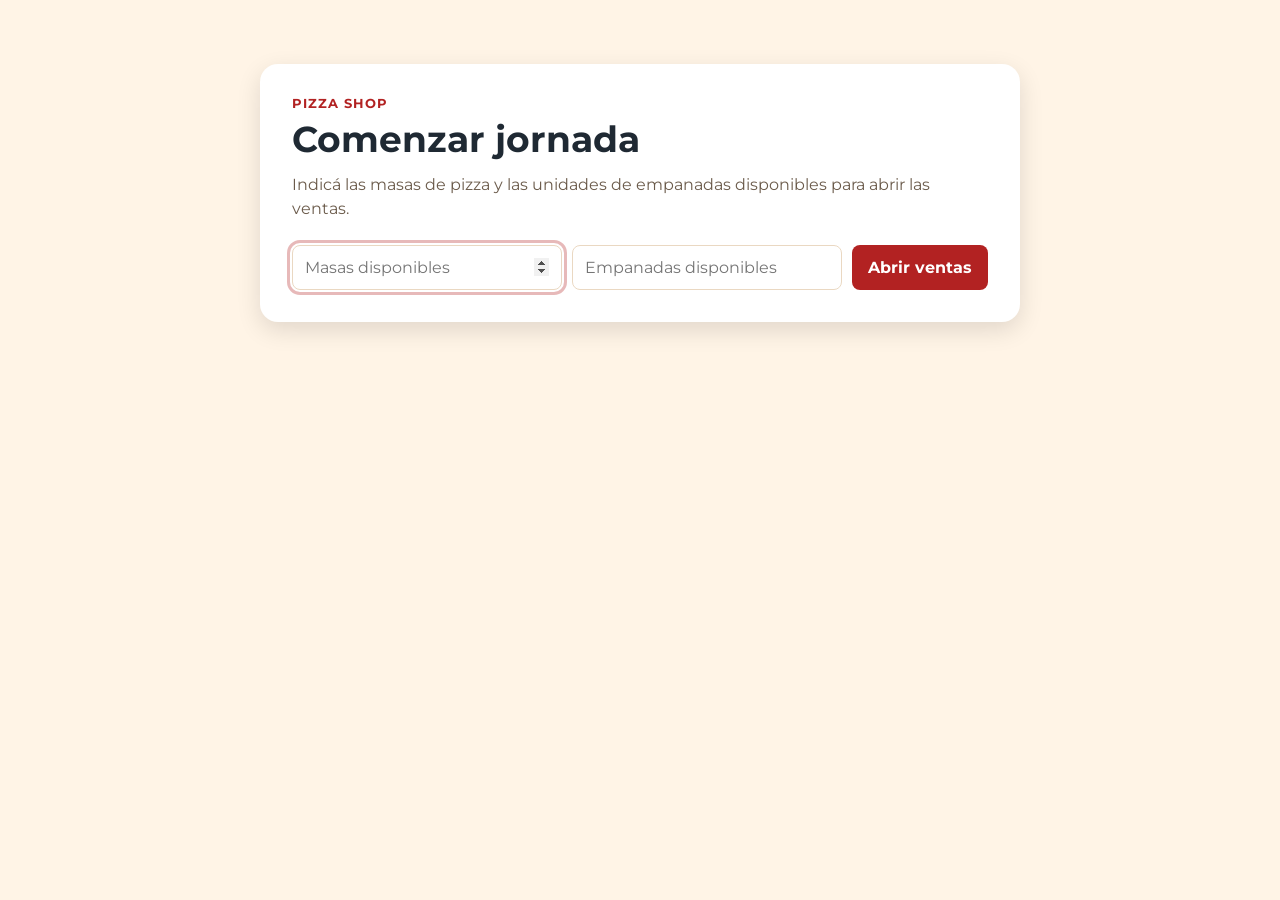
<file: index.html>
<!doctype html>
<html lang="es">
<head>
  <meta charset="utf-8">
  <meta name="viewport" content="width=device-width, initial-scale=1">
  <meta name="description" content="Control de ventas diario de Pizza Shop">
  <link rel="preconnect" href="https://fonts.googleapis.com">
  <link rel="preconnect" href="https://fonts.gstatic.com" crossorigin>
  <link href="https://fonts.googleapis.com/css2?family=Montserrat:wght@400;500;600;700&display=swap" rel="stylesheet">
  <link rel="stylesheet" href="styles.css">
  <script src="script.js" defer></script>
  <title>Pizza Shop | Nueva jornada</title>
</head>
<body>
  <main class="panel inicio">
    <p class="eyebrow">Pizza Shop</p>
    <h1>Comenzar jornada</h1>
    <p class="descripcion">Indicá las masas de pizza y las unidades de empanadas disponibles para abrir las ventas.</p>
    <form class="form-inicio" action="ventas.html">
      <label class="sr-only" for="masas">Masas de pizza disponibles</label>
      <input id="masas" name="masas" type="number" min="0" step="1" inputmode="numeric" required autofocus placeholder="Masas disponibles">
      <label class="sr-only" for="empanadas-iniciales">Empanadas disponibles</label>
      <input id="empanadas-iniciales" name="empanadas" type="number" min="0" step="1" inputmode="numeric" required placeholder="Empanadas disponibles">
      <button type="submit">Abrir ventas</button>
    </form>
  </main>
</body>
</html>
</file>
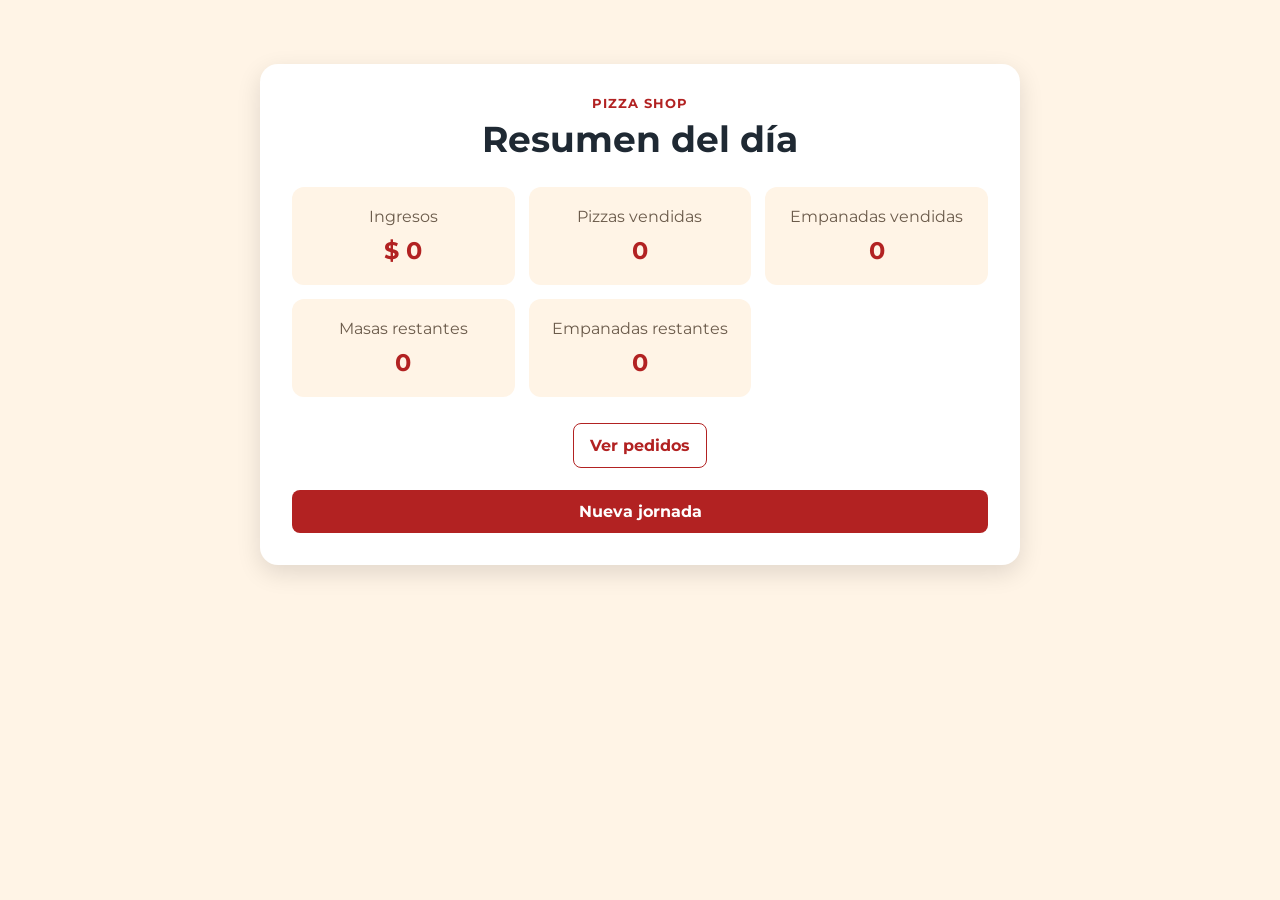
<file: resumen.html>
<!doctype html>
<html lang="es">
<head><meta charset="utf-8"><meta name="viewport" content="width=device-width, initial-scale=1"><link rel="preconnect" href="https://fonts.googleapis.com"><link rel="preconnect" href="https://fonts.gstatic.com" crossorigin><link href="https://fonts.googleapis.com/css2?family=Montserrat:wght@400;500;600;700&display=swap" rel="stylesheet"><link rel="stylesheet" href="styles.css"><script src="script.js" defer></script><title>Pizza Shop | Resumen</title></head>
<body><main class="panel resumen"><p class="eyebrow">Pizza Shop</p><h1>Resumen del día</h1><section class="resultados" aria-label="Resultados de la jornada"><article class="resultado-card"><p>Ingresos</p><strong id="ingresos-final">$0</strong></article><article class="resultado-card"><p>Pizzas vendidas</p><strong id="pizzas-final">0</strong></article><article class="resultado-card"><p>Empanadas vendidas</p><strong id="empanadas-vendidas-final">0</strong></article><article class="resultado-card"><p>Masas restantes</p><strong id="masas-final">0</strong></article><article class="resultado-card"><p>Empanadas restantes</p><strong id="empanadas-final">0</strong></article></section><button id="ver-pedidos-final" class="secondary" type="button">Ver pedidos</button><dialog id="pedidos-final-modal"><div class="dialog-header"><h2>Pedidos del día</h2><button class="icon-button" type="button" data-close-dialog aria-label="Cerrar">×</button></div><ul id="lista-pedidos-final"></ul></dialog><a class="link-button" href="index.html">Nueva jornada</a></main></body>
</html>
</file>
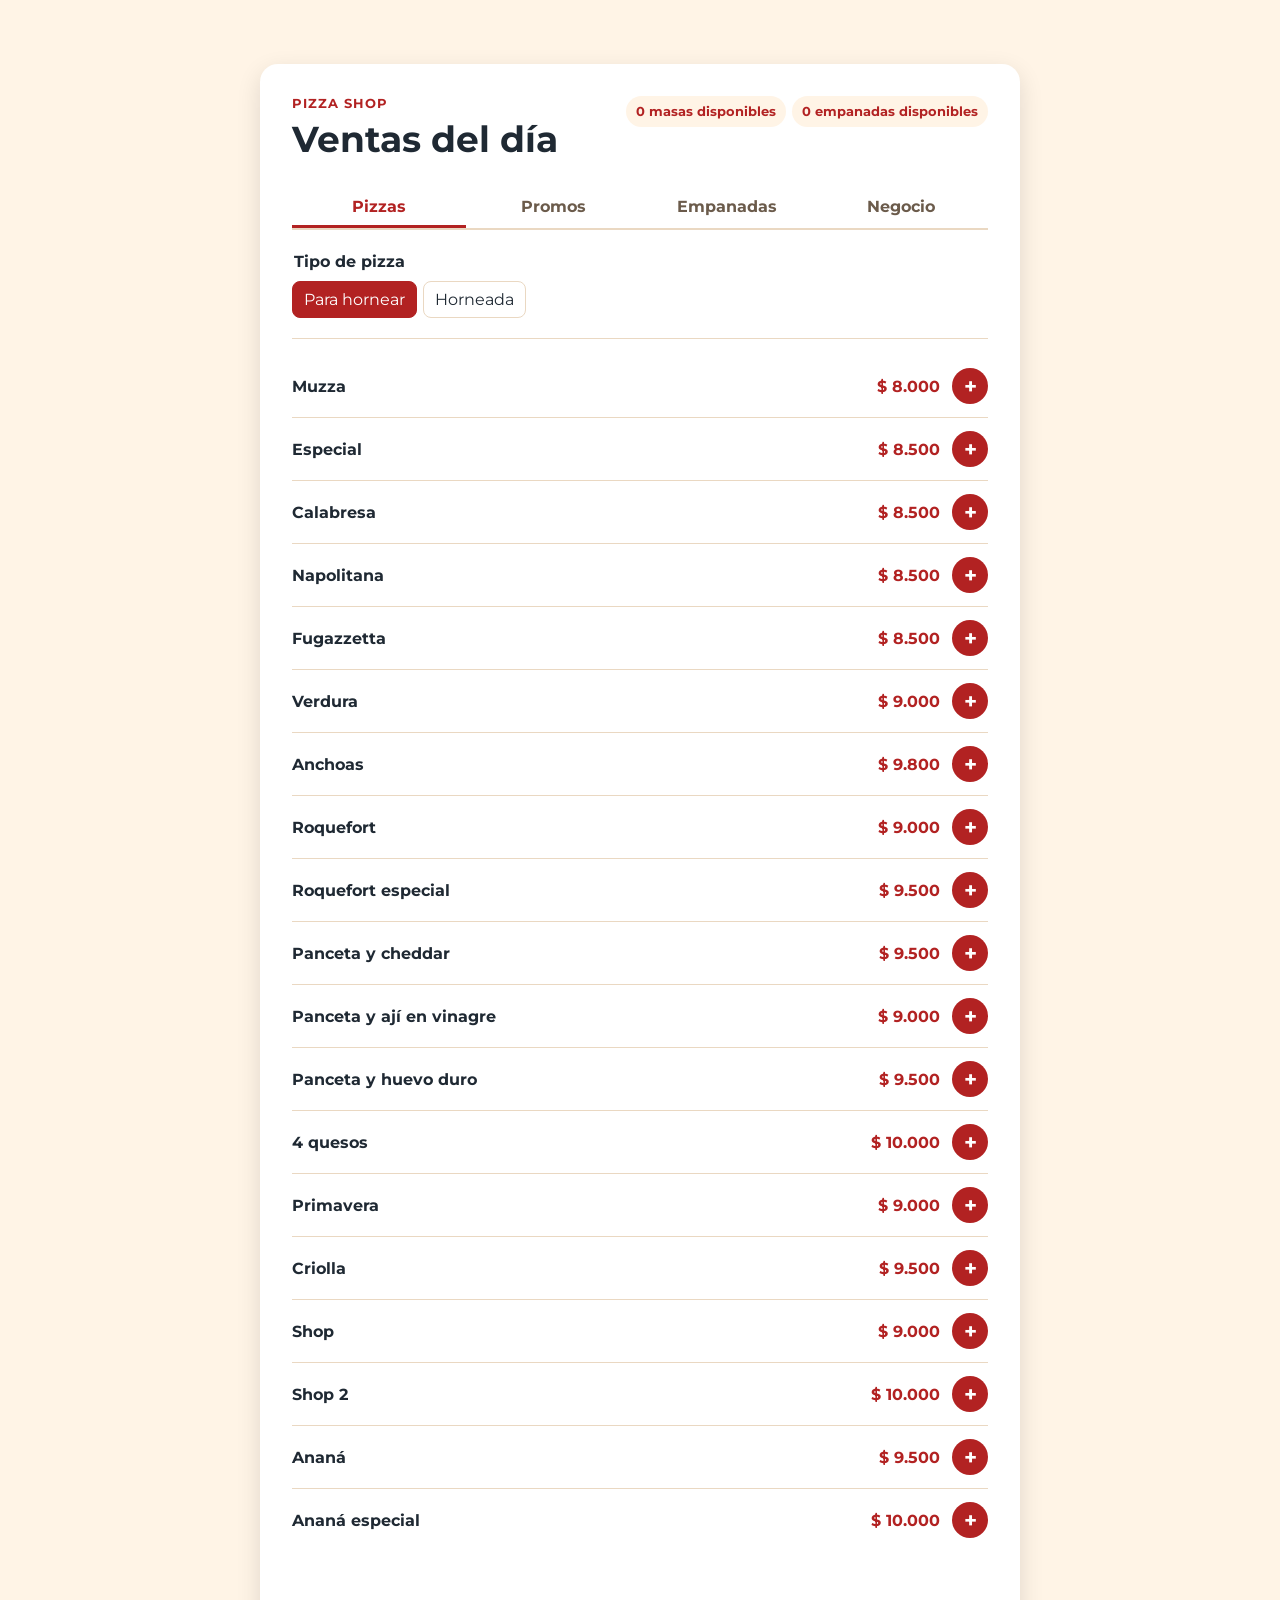
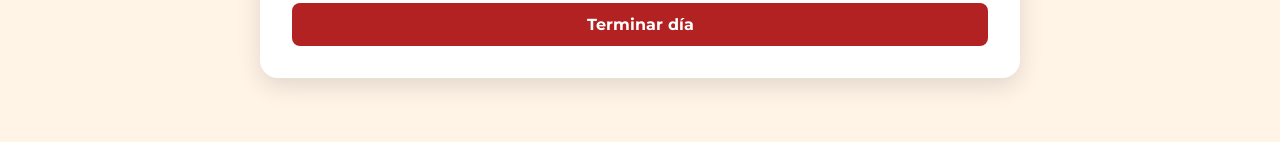
<file: ventas.html>
<!doctype html>
<html lang="es">
<head>
  <meta charset="utf-8">
  <meta name="viewport" content="width=device-width, initial-scale=1">
  <link rel="preconnect" href="https://fonts.googleapis.com">
  <link rel="preconnect" href="https://fonts.gstatic.com" crossorigin>
  <link href="https://fonts.googleapis.com/css2?family=Montserrat:wght@400;500;600;700&display=swap" rel="stylesheet">
  <link rel="stylesheet" href="styles.css">
  <link rel="stylesheet" href="ventas-mobile.css">
  <link rel="stylesheet" href="ventas-extras.css">
  <link rel="stylesheet" href="ventas-stock.css">
  <script src="script.js" defer></script>
  <title>Pizza Shop | Ventas</title>
</head>
<body>
  <main class="panel ventas-panel">
    <div class="page-heading"><div><p class="eyebrow">Pizza Shop</p><h1>Ventas del día</h1></div><div class="stock-group"><button id="stock-disponible" class="stock stock-button" type="button">0 masas disponibles</button><button id="stock-empanadas" class="stock stock-button" type="button">0 empanadas disponibles</button></div></div>

    <div class="tabs" role="tablist" aria-label="Catálogo">
      <button class="tab active" id="tab-pizzas" role="tab" aria-selected="true" data-tab="pizzas">Pizzas</button>
      <button class="tab" id="tab-promos" role="tab" aria-selected="false" data-tab="promos">Promos</button>
      <button class="tab" id="tab-empanadas" role="tab" aria-selected="false" data-tab="empanadas">Empanadas</button>
      <button class="tab" id="tab-negocio" role="tab" aria-selected="false" data-tab="negocio">Negocio</button>
    </div>

    <section class="catalogo" id="pizzas" role="tabpanel" aria-labelledby="tab-pizzas">
      <fieldset class="selector"><legend>Tipo de pizza</legend><input type="radio" id="para-hornear" name="tipo-pizza" value="hornear" checked><label for="para-hornear">Para hornear</label><input type="radio" id="horneada" name="tipo-pizza" value="horneada"><label for="horneada">Horneada</label></fieldset>
      <div id="lista-pizzas"></div>
    </section>

    <section class="catalogo" id="empanadas" role="tabpanel" aria-labelledby="tab-empanadas" hidden>
      <fieldset class="selector"><legend>Preparación</legend><input type="radio" id="empanadas-para-hornear" name="tipo-empanada" value="hornear" checked><label for="empanadas-para-hornear">Para hornear</label><input type="radio" id="empanadas-horneadas" name="tipo-empanada" value="horneada"><label for="empanadas-horneadas">Horneadas</label></fieldset>
      <div id="lista-empanadas"></div>
    </section>

    <section class="catalogo" id="promos" role="tabpanel" aria-labelledby="tab-promos" hidden><div id="lista-promos"></div></section>

    <section class="catalogo" id="negocio" role="tabpanel" aria-labelledby="tab-negocio" hidden>
      <article class="form-card">
        <h2>Pedido de negocio</h2>
        <div class="negocio-lista">
          <button class="pedido-negocio" type="button" data-preset="super-papi"><span>Super Papi</span><small>10 especiales + 5 muzzas + 5 calabresas · $80.000</small></button>
          <button class="pedido-negocio" type="button" data-preset="rocio"><span>Rocío</span><small>10 pizzas · $4.000 c/u</small></button>
          <button class="pedido-negocio" type="button" data-preset="mamita"><span>La Mamita</span><small>6 pizzas · $4.200 c/u</small></button>
        </div>
      </article>
      <article class="form-card"><h2>Pedido en caja</h2><div class="form-grid"><label>Cantidad de pizzas<input id="caja-cantidad" type="number" min="1" value="1" inputmode="numeric"></label><button id="agregar-caja" type="button">Agregar a $4.400 c/u</button></div></article>
      <article class="form-card"><h2>Pizzas de negocio generales</h2><div class="form-grid"><label>Cantidad de pizzas<input id="general-cantidad" type="number" min="1" value="1" inputmode="numeric"></label><button id="agregar-general" type="button">Agregar a $4.200 c/u</button></div></article>
      <article class="form-card">
        <h2>Pedido personalizado</h2>
        <p>Agregá una línea a medida. Podés repetirla para armar el pedido.</p>
        <div class="form-grid negocio-grid"><label>Tipo de pizza<input id="negocio-tipo" list="tipos-pizza" placeholder="Ej.: Muzza"></label><label>Cantidad<input id="negocio-cantidad" type="number" min="1" value="1" inputmode="numeric"></label><label>Precio por unidad<input id="negocio-precio" type="number" min="1" inputmode="numeric" placeholder="Ej.: 7000"></label><label>Masas por unidad<input id="negocio-masas" type="number" min="0" value="1" inputmode="numeric"></label></div>
        <datalist id="tipos-pizza"></datalist><fieldset class="selector"><legend>Preparación</legend><input type="radio" id="negocio-hornear" name="tipo-negocio" value="para hornear" checked><label for="negocio-hornear">Para hornear</label><input type="radio" id="negocio-horneada" name="tipo-negocio" value="horneada"><label for="negocio-horneada">Horneada</label></fieldset><button id="agregar-negocio" type="button">Agregar pedido personalizado</button>
      </article>

    </section>

    <section class="pedido-grid"><div id="pedido-flotante" class="pedido-flotante"><div class="acciones-pedido"><button id="ver-historial" class="secondary" type="button">Ver historial</button><button id="cancelar-pedido" class="secondary" type="button">Cancelar</button><button id="confirmar-pedido" type="button">Confirmar pedido</button></div><article id="pedido-actual" class="pedido-card pedido-preview" aria-live="polite"><h2>Pedido actual</h2><ul id="lista-pedido"><li class="vacio">Todavía no agregaste productos.</li></ul><p class="subtotal">Subtotal <strong id="subtotal-pedido">$0</strong></p><p class="total">Total <strong id="total-pedido">$0</strong></p><div class="datos-pedido"><h2>Datos del pedido</h2><fieldset><legend>Entrega</legend><input type="radio" id="retiro" name="entrega" value="retiro" checked><label for="retiro">Retiro en local</label><input type="radio" id="envio" name="entrega" value="envio"><label for="envio">Envío</label></fieldset><div id="campo-envio" hidden><label for="costo-envio">Costo de envío</label><input id="costo-envio" type="number" min="0" step="1" inputmode="numeric" placeholder="Ej.: 1500"></div><fieldset><legend>Método de pago</legend><input type="radio" id="efectivo" name="pago" value="Efectivo" checked><label for="efectivo">Efectivo</label><input type="radio" id="transferencia" name="pago" value="Transferencia"><label for="transferencia">Transferencia</label></fieldset></div></article></div></section>
    <p id="alerta-stock" class="alerta" role="status" aria-live="polite"></p>
    <dialog id="ajuste-masas-modal"><div class="dialog-header"><h2>Ajustar masas de pizza</h2><button class="icon-button" type="button" data-close-dialog aria-label="Cerrar">×</button></div><p class="dialog-help">Usá un número positivo para sumar masas o uno negativo para descontarlas.</p><div class="form-grid"><label for="ajuste-masas">Ajuste de masas<input id="ajuste-masas" type="number" step="1" inputmode="numeric" placeholder="Ej.: 10 o -3"></label><button id="aplicar-ajuste-masas" type="button">Aplicar ajuste</button></div></dialog>
    <dialog id="ajuste-empanadas-modal"><div class="dialog-header"><h2>Ajustar empanadas</h2><button class="icon-button" type="button" data-close-dialog aria-label="Cerrar">×</button></div><p class="dialog-help">Usá un número positivo para sumar empanadas o uno negativo para descontarlas.</p><div class="form-grid"><label for="ajuste-empanadas">Ajuste de empanadas<input id="ajuste-empanadas" type="number" step="1" inputmode="numeric" placeholder="Ej.: 12 o -6"></label><button id="aplicar-ajuste-empanadas" type="button">Aplicar ajuste</button></div></dialog>
    <dialog id="historial-modal"><div class="dialog-header"><h2>Pedidos del día</h2><button class="icon-button" type="button" data-close-dialog aria-label="Cerrar">×</button></div><ul id="lista-pedidos-dia"></ul></dialog>
    <a class="link-button" href="resumen.html">Terminar día</a>
  </main>
</body>
</html>
</file>
<file: styles.css>
:root{--rojo:#b22222;--rojo-oscuro:#8f1b1b;--fondo:#fff4e6;--texto:#1f2933;--suave:#6b5b4b;--borde:#ead8c2;--blanco:#fff}*{box-sizing:border-box}body{margin:0;padding:32px;background:var(--fondo);color:var(--texto);font-family:Montserrat,system-ui,sans-serif}button,input{font:inherit}.panel{width:min(100%,760px);margin:32px auto;padding:32px;background:var(--blanco);border-radius:18px;box-shadow:0 8px 24px #0000001f}h1,h2{margin:0}h1{font-size:clamp(1.75rem,4vw,2.25rem)}h2{font-size:1.15rem}.eyebrow{margin:0 0 6px;color:var(--rojo);font-size:.8rem;font-weight:700;letter-spacing:.08em;text-transform:uppercase}.descripcion{margin:12px 0 24px;color:var(--suave);line-height:1.5}.form-inicio{display:flex;gap:10px}.form-inicio input,#campo-envio input{min-width:0;flex:1;padding:12px;border:1px solid var(--borde);border-radius:8px}button,.link-button{border:0;border-radius:8px;padding:12px 16px;background:var(--rojo);color:#fff;font-weight:700;cursor:pointer;text-decoration:none}button:hover,.link-button:hover{background:var(--rojo-oscuro)}button:focus-visible,a:focus-visible,input:focus-visible{outline:3px solid #b2222250;outline-offset:2px}.page-heading{display:flex;justify-content:space-between;gap:16px;align-items:start}.stock{padding:8px 10px;border-radius:100px;background:var(--fondo);color:var(--rojo);font-size:.8rem;font-weight:700;white-space:nowrap}.tabs{display:flex;margin-top:24px;border-bottom:2px solid var(--borde)}.tab{flex:1;border:0;border-radius:0;background:transparent;color:var(--suave)}.tab:hover{background:var(--fondo);color:var(--rojo)}.tab.active{color:var(--rojo);box-shadow:inset 0 -3px var(--rojo)}.catalogo{padding:22px 0}.selector,fieldset{margin:0 0 16px;padding:0 0 14px;border:0;border-bottom:1px solid var(--borde)}legend{margin-bottom:10px;font-weight:700}.selector input,.datos-pedido input[type=radio]{position:absolute;opacity:0}.selector label,.datos-pedido input[type=radio]+label{display:inline-block;margin:0 6px 6px 0;padding:8px 11px;border:1px solid var(--borde);border-radius:8px;cursor:pointer}.selector input:checked+label,.datos-pedido input:checked+label{border-color:var(--rojo);background:var(--rojo);color:#fff}.producto{display:flex;align-items:center;justify-content:space-between;gap:14px;padding:13px 0;border-bottom:1px solid var(--borde)}.producto:last-child{border-bottom:0}.producto p{margin:4px 0 0;color:var(--suave);font-size:.8rem}.accion{display:flex;align-items:center;gap:12px}.precio{color:var(--rojo);font-weight:700;white-space:nowrap}.sumar{width:36px;height:36px;padding:0;border-radius:50%;font-size:1.4rem}.pedido-grid{display:grid;grid-template-columns:1fr;gap:16px;margin:8px 0 20px}.pedido-card{padding:20px;border-radius:12px;background:var(--fondo)}.pedido-card h2{margin-bottom:14px}.pedido-card ul{min-height:76px;margin:0;padding-left:20px}.pedido-card li{margin:0 0 7px}.vacio{color:var(--suave)}.subtotal,.total{display:flex;justify-content:space-between;margin:14px 0 0;padding-top:12px;border-top:1px solid var(--borde)}.total strong{color:var(--rojo);font-size:1.15rem}.pedido-flotante{position:fixed;z-index:10;left:50%;bottom:12px;width:min(720px,calc(100% - 32px));transform:translate(-50%,24px);opacity:0;visibility:hidden;pointer-events:none;transition:opacity .2s ease,transform .2s ease,visibility .2s ease}.pedido-flotante.visible{transform:translate(-50%,0);opacity:1;visibility:visible;pointer-events:auto}.pedido-preview{max-height:min(48vh,360px);overflow:auto;box-shadow:0 10px 28px #0003;background:#fff;border:1px solid var(--borde)}#campo-envio{margin:-4px 0 15px}#campo-envio label{display:block;margin:0 0 6px}.alerta{position:fixed;z-index:20;top:50%;left:50%;width:min(420px,calc(100% - 40px));margin:0;padding:14px 18px;transform:translate(-50%,-50%) scale(.96);border-radius:10px;background:#8f1b1b;color:#fff;font-weight:700;text-align:center;box-shadow:0 12px 32px #0004;opacity:0;visibility:hidden;transition:opacity .2s ease,transform .2s ease,visibility .2s ease}.alerta.visible{opacity:1;visibility:visible;transform:translate(-50%,-50%) scale(1)}.acciones-pedido{display:flex;justify-content:flex-end;gap:10px;margin:0 0 8px}.secondary{border:1px solid var(--rojo);background:#fff;color:var(--rojo)}.secondary:hover{background:var(--fondo);color:var(--rojo)}.link-button{display:block;margin-top:22px;text-align:center}.resumen{text-align:center}.resultados{display:grid;grid-template-columns:repeat(3,1fr);gap:14px;margin:26px 0}.resultado-card{padding:20px 10px;background:var(--fondo);border-radius:12px}.resultado-card p{margin:0 0 10px;color:var(--suave)}.resultado-card strong{color:var(--rojo);font-size:1.5rem}dialog{width:min(92vw,560px);max-height:80vh;border:0;border-radius:14px;padding:22px;box-shadow:0 18px 48px #0004}dialog::backdrop{background:#0006}.dialog-header{display:flex;align-items:center;justify-content:space-between;margin-bottom:14px}.icon-button{width:34px;height:34px;padding:0;border-radius:50%;font-size:1.5rem;line-height:1}.dialog-header+.icon-button{background:transparent}.sr-only{position:absolute;width:1px;height:1px;overflow:hidden;clip:rect(0,0,0,0);white-space:nowrap}@media(max-width:600px){body{padding:16px}.panel{margin:12px auto;padding:20px}.page-heading{align-items:center}.stock{font-size:.7rem}.pedido-grid,.resultados{grid-template-columns:1fr}.form-inicio,.acciones-pedido{flex-direction:column}.form-inicio button,.acciones-pedido button{width:100%}.producto{align-items:flex-start}.accion{gap:8px}.precio{font-size:.85rem}.pedido-flotante{bottom:10px;width:calc(100% - 24px)}.pedido-preview{max-height:52vh}}
</file>
<file: ventas-mobile.css>
/* Reserva espacio al final mientras la preview flotante está visible. */
body.pedido-abierto .ventas-panel {
  padding-bottom: calc(48vh + 112px);
}

/* Ajustes exclusivos para la vista de ventas en celular. */
@media (max-width: 600px) {
  body.pedido-abierto .ventas-panel {
    /* Reserva la altura completa del panel fijo para poder desplazar
       el catálogo y el enlace de cierre por encima de la preview. */
    padding-bottom: calc(52vh + 128px);
  }

  .pedido-flotante {
    bottom: 8px;
  }

  .pedido-flotante .acciones-pedido {
    display: flex;
    flex-direction: row;
    align-items: stretch;
    margin-bottom: 6px;
  }

  .pedido-flotante #ver-historial {
    display: none;
  }

  .pedido-flotante #cancelar-pedido {
    flex: 0 1 38%;
    width: auto;
    padding: 9px 10px;
    font-size: .8rem;
    white-space: nowrap;
  }

  .pedido-flotante #confirmar-pedido {
    flex: 1;
    width: auto;
    padding: 9px 10px;
    font-size: .85rem;
    white-space: nowrap;
  }

  .pedido-preview {
    max-height: 42vh;
    padding: 10px 12px;
  }

  .pedido-preview h2 {
    margin-bottom: 8px;
    font-size: 1rem;
  }

  .pedido-preview ul {
    min-height: 0;
    max-height: 40px;
    margin-bottom: 4px;
    overflow-y: auto;
    font-size: .85rem;
  }

  .pedido-preview .subtotal,
  .pedido-preview .total {
    margin-top: 4px;
    padding-top: 4px;
    font-size: .9rem;
  }

  .pedido-preview .total strong {
    font-size: 1rem;
  }

  .pedido-preview .datos-pedido {
    display: grid;
    grid-template-columns: minmax(0, 1fr) minmax(0, 1fr);
    gap: 4px 8px;
    margin-top: 6px;
  }

  .pedido-preview .datos-pedido h2 {
    grid-column: 1 / -1;
    margin: 4px 0 2px;
    font-size: .95rem;
  }

  .pedido-preview .datos-pedido fieldset {
    min-width: 0;
    margin: 0;
    padding: 0;
    border: 0;
  }

  .pedido-preview .datos-pedido #campo-envio {
    grid-column: 1 / -1;
    margin: 0;
  }

  .pedido-preview .datos-pedido legend {
    margin-bottom: 2px;
    font-size: .72rem;
  }

  .pedido-preview .datos-pedido label {
    margin: 0 2px 2px 0;
    padding: 5px 6px;
    font-size: .7rem;
  }
}
</file>
<file: ventas-extras.css>
.tabs{overflow-x:auto}.tab{min-width:118px}.form-card{padding:20px;border:1px solid var(--borde);border-radius:12px;background:var(--fondo)}.form-card h2{margin:0 0 6px;font-size:1.15rem}.form-card>p{margin:0 0 16px;color:var(--suave);font-size:.85rem;line-height:1.4}.form-grid{display:grid;grid-template-columns:repeat(2,minmax(0,1fr));gap:12px;margin-bottom:16px}.form-grid label{display:flex;flex-direction:column;gap:6px;font-size:.85rem;font-weight:700}.form-grid input,.form-grid select{width:100%;min-width:0;padding:10px;border:1px solid var(--borde);border-radius:8px;background:#fff;color:var(--texto);font-weight:400}.negocio-grid{grid-template-columns:repeat(2,minmax(0,1fr))}.negocio-lista{display:grid;gap:8px}.pedido-negocio{display:flex;justify-content:space-between;align-items:center;gap:12px;padding:12px;border:1px solid var(--borde);border-radius:9px;background:#fff;color:var(--texto);text-align:left}.pedido-negocio:hover{background:#fff7ed;color:var(--texto)}.pedido-negocio small{color:var(--suave);font-weight:500;text-align:right}.stock-card{margin-top:16px}.stock-card .form-grid{grid-template-columns:1fr auto;align-items:end}.stock-card button{height:42px}.pedido-preview .datos-pedido{margin-top:16px}.pedido-preview .datos-pedido h2{margin:0 0 10px}.pedido-preview .datos-pedido fieldset{margin-bottom:10px}@media(max-width:600px){.tab{min-width:90px;padding:10px 7px;font-size:.8rem}.form-card{padding:14px}.form-grid,.negocio-grid{grid-template-columns:1fr 1fr;gap:8px}.form-grid input,.form-grid select{padding:8px;font-size:.85rem}.pedido-negocio{align-items:flex-start;flex-direction:column;gap:3px}.pedido-negocio small{text-align:left;font-size:.75rem}.stock-card .form-grid{grid-template-columns:1fr}.stock-card button{width:100%;height:auto}.pedido-preview .datos-pedido{margin-top:6px}}
</file>
<file: ventas-stock.css>
.stock-group{display:flex;flex-wrap:wrap;justify-content:flex-end;gap:6px}.stock-button{border:0;background:var(--fondo);color:var(--rojo);cursor:pointer}.stock-button:hover{background:var(--fondo);color:var(--rojo)}.dialog-help{margin:0 0 16px;color:var(--suave);font-size:.9rem;line-height:1.4}#ajuste-masas-modal .form-grid{align-items:end}@media(max-width:600px){.stock-group{justify-content:flex-end}.stock-button{font-size:.65rem}}
</file>
